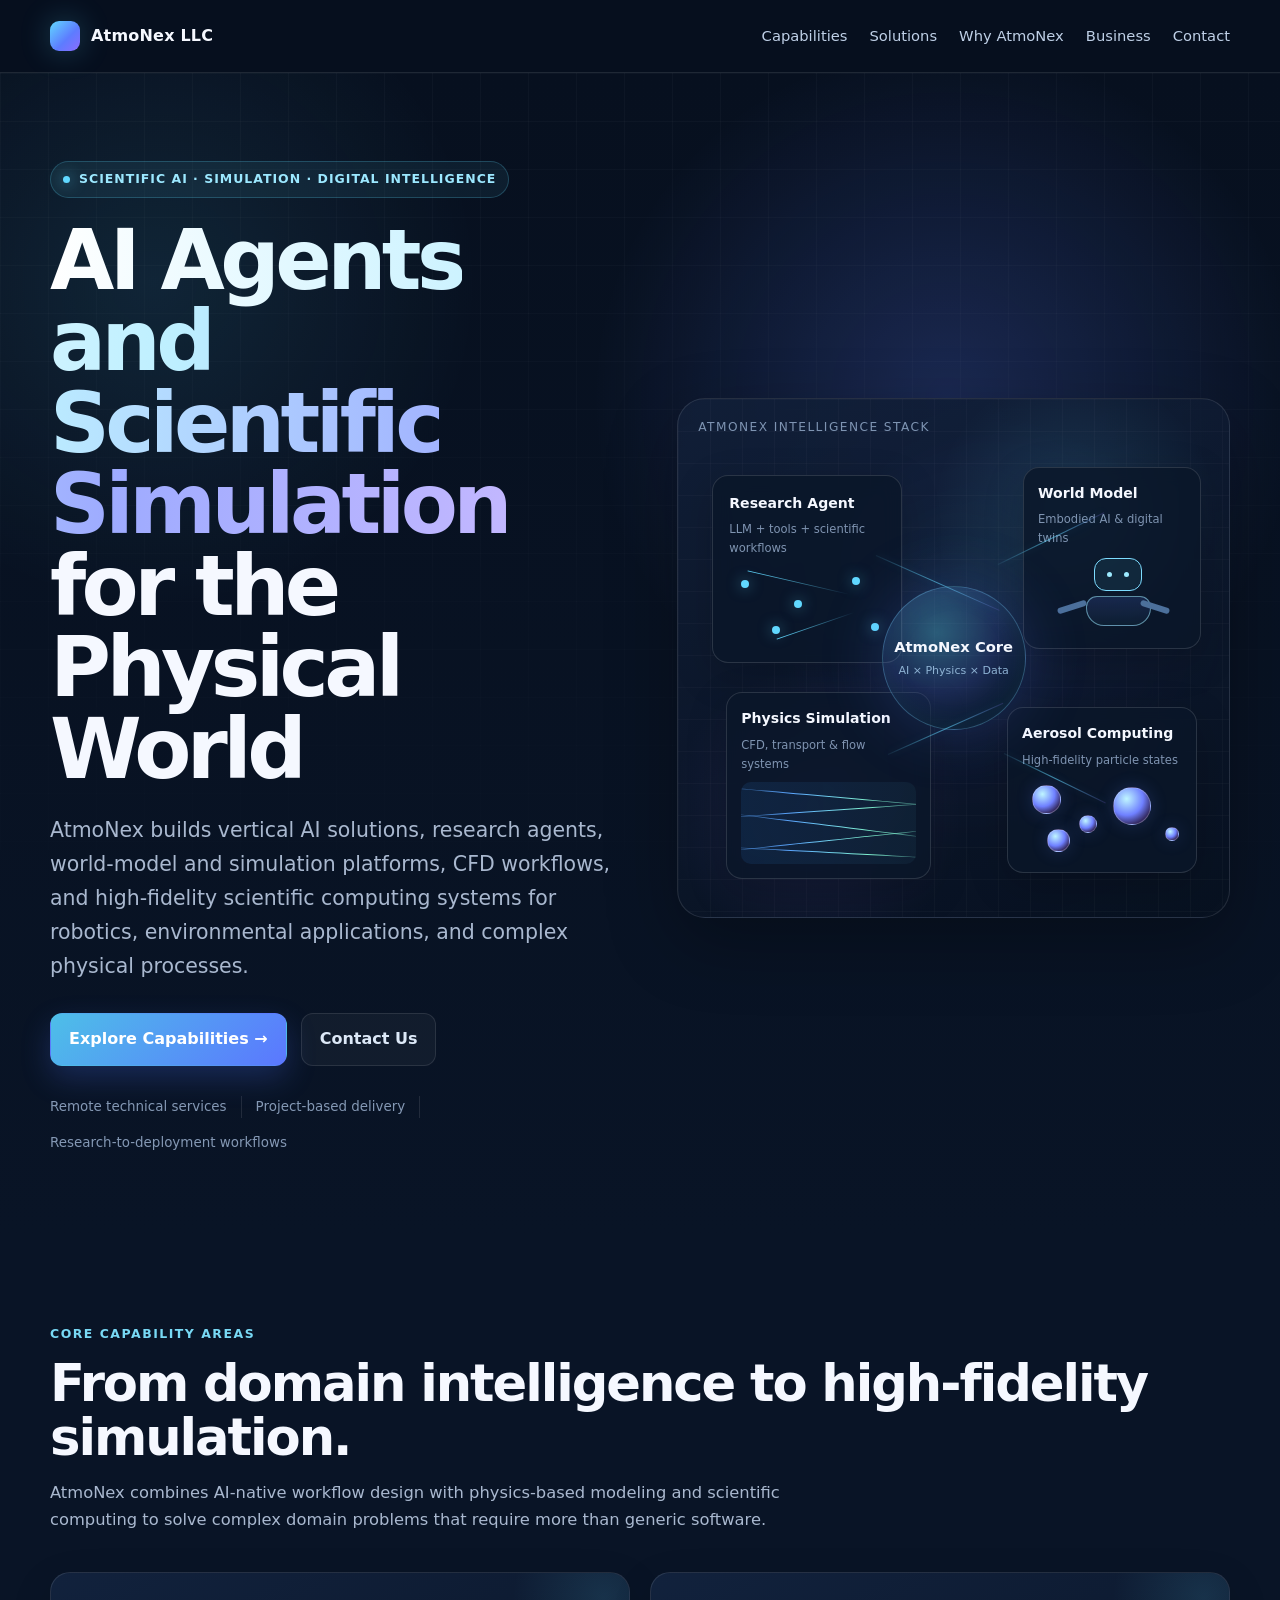
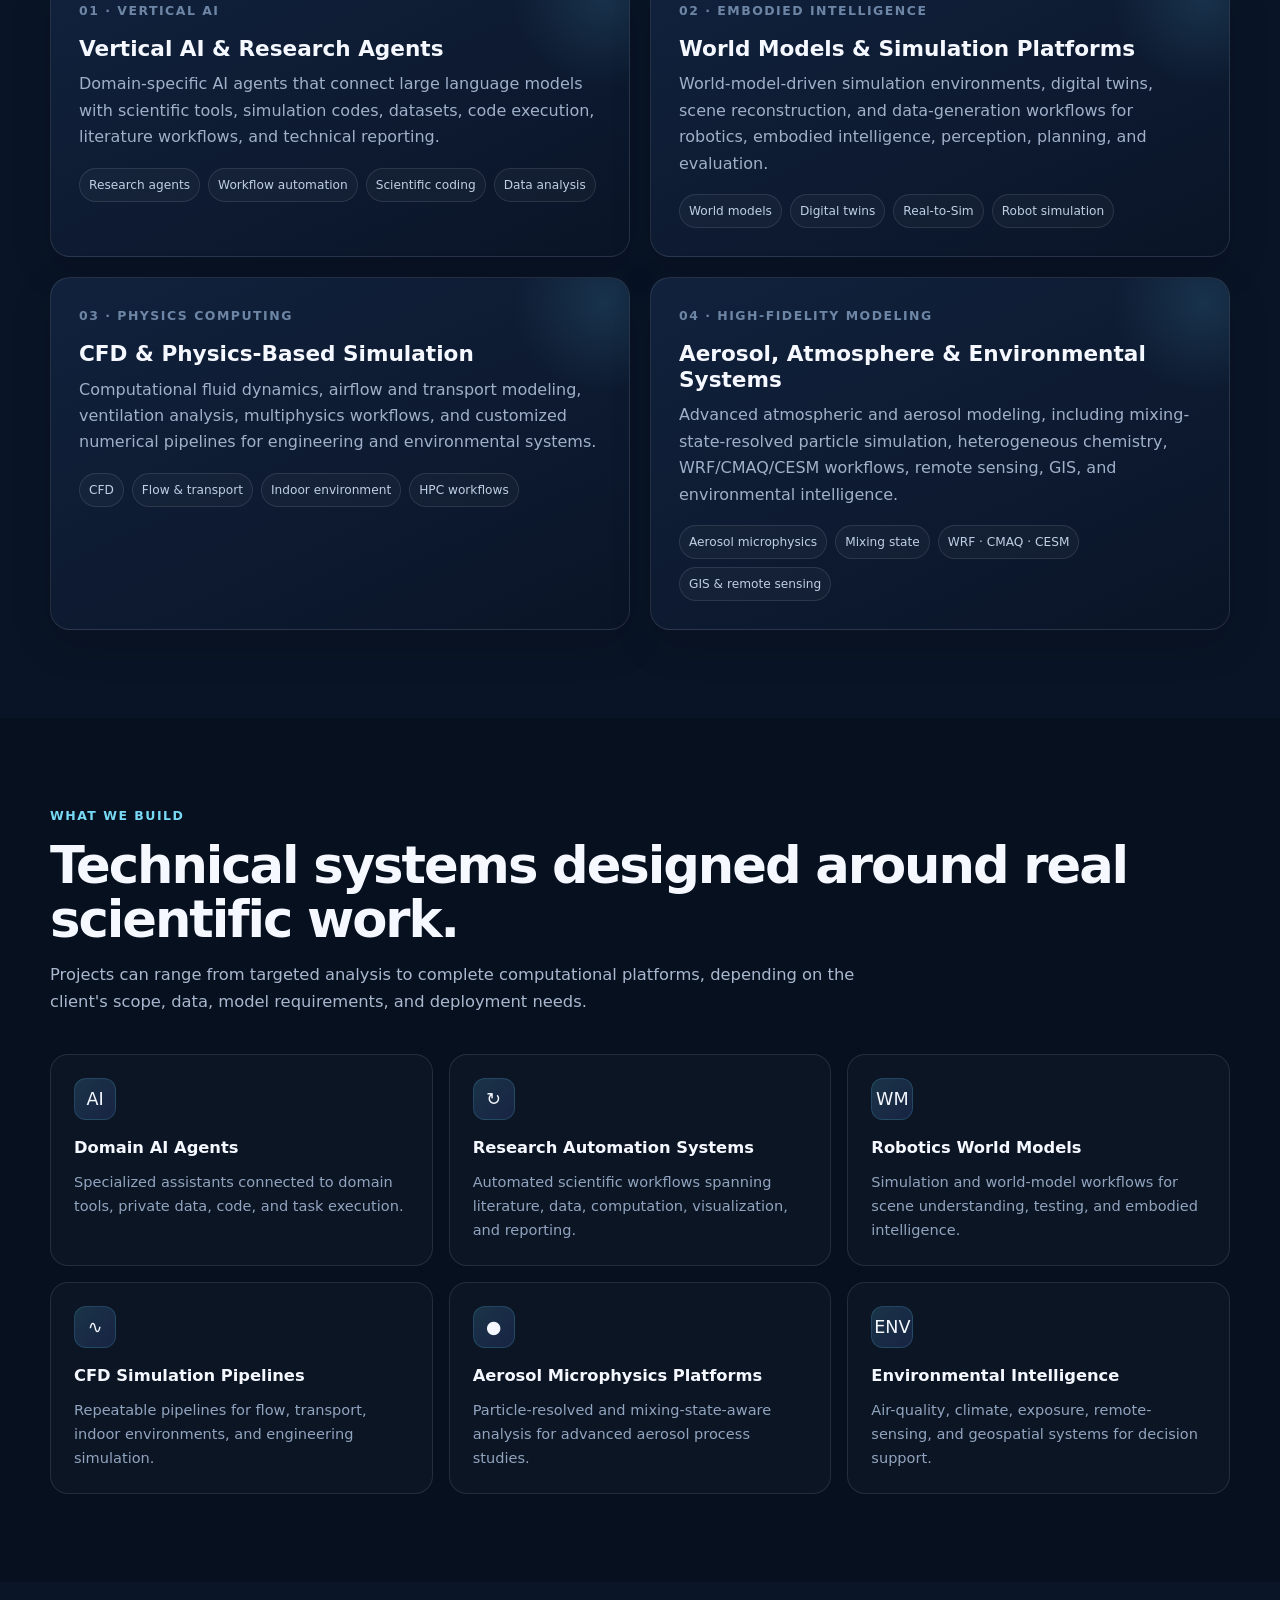
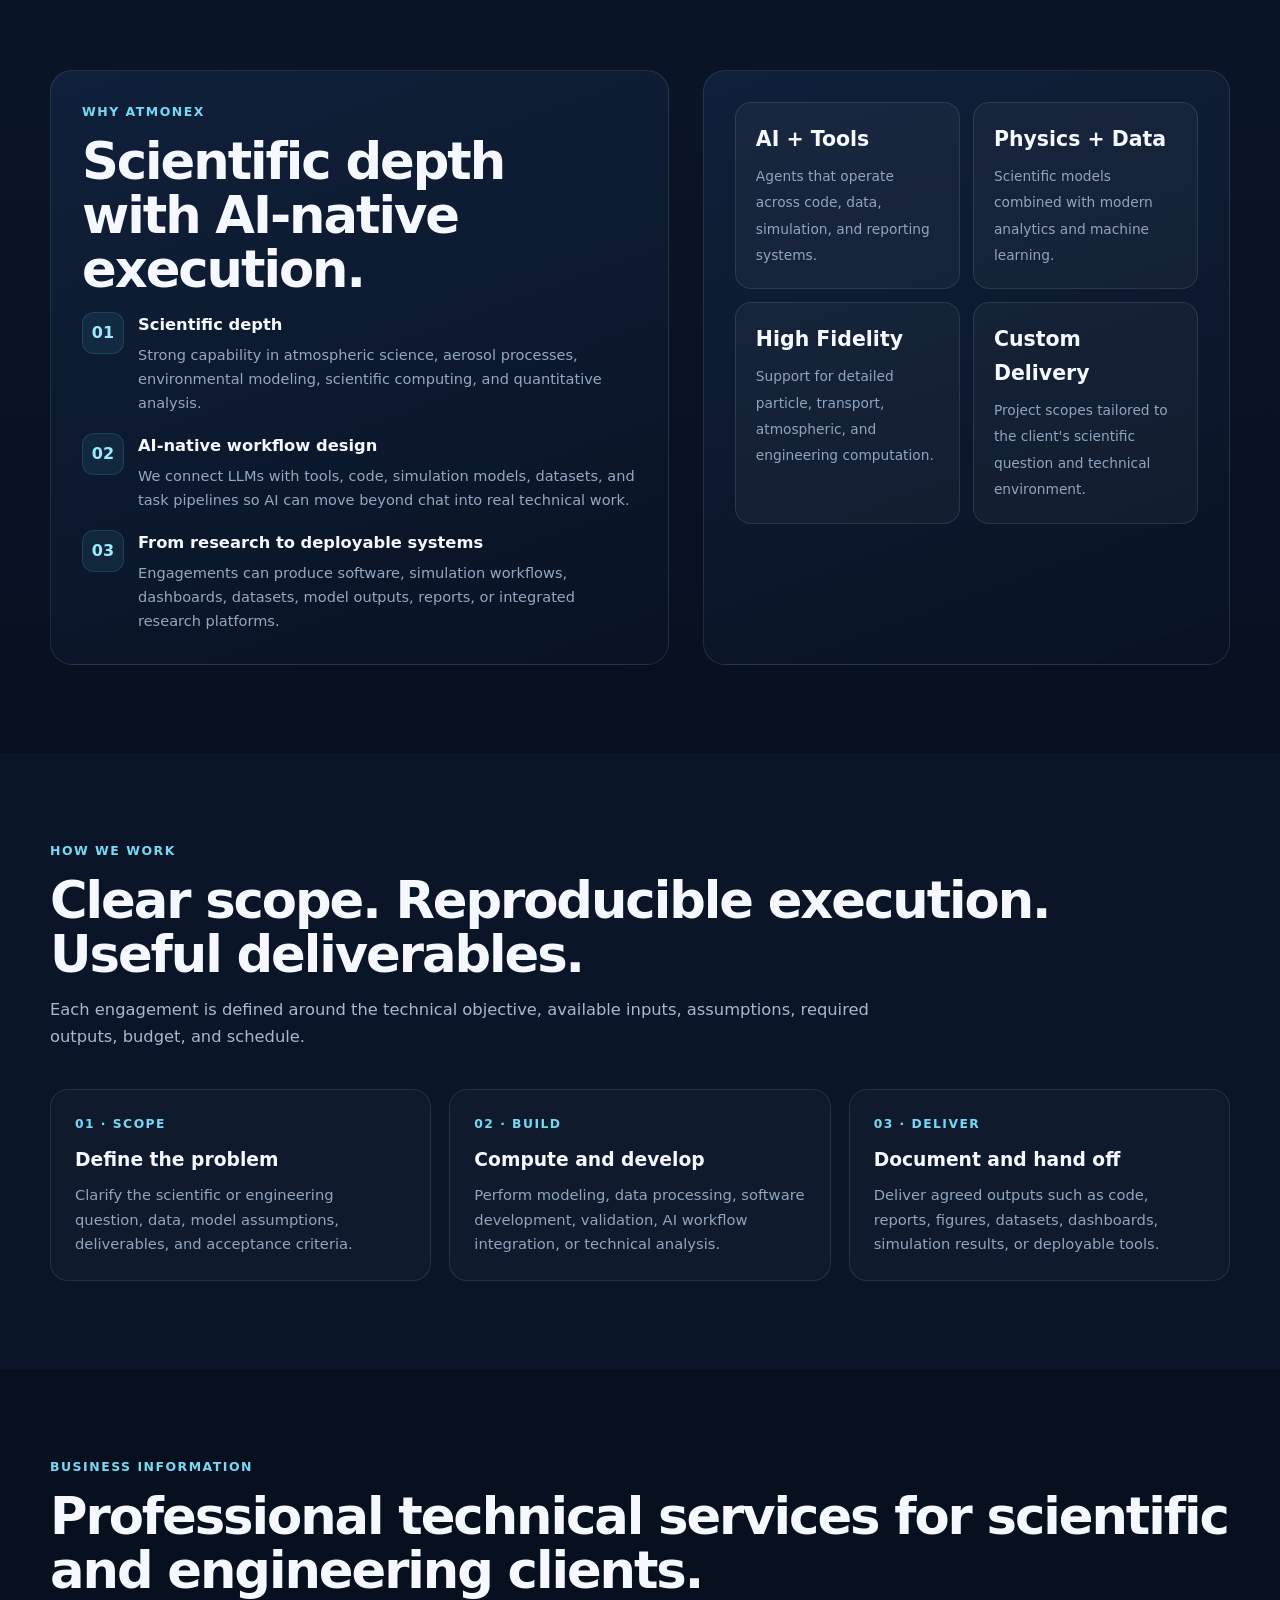
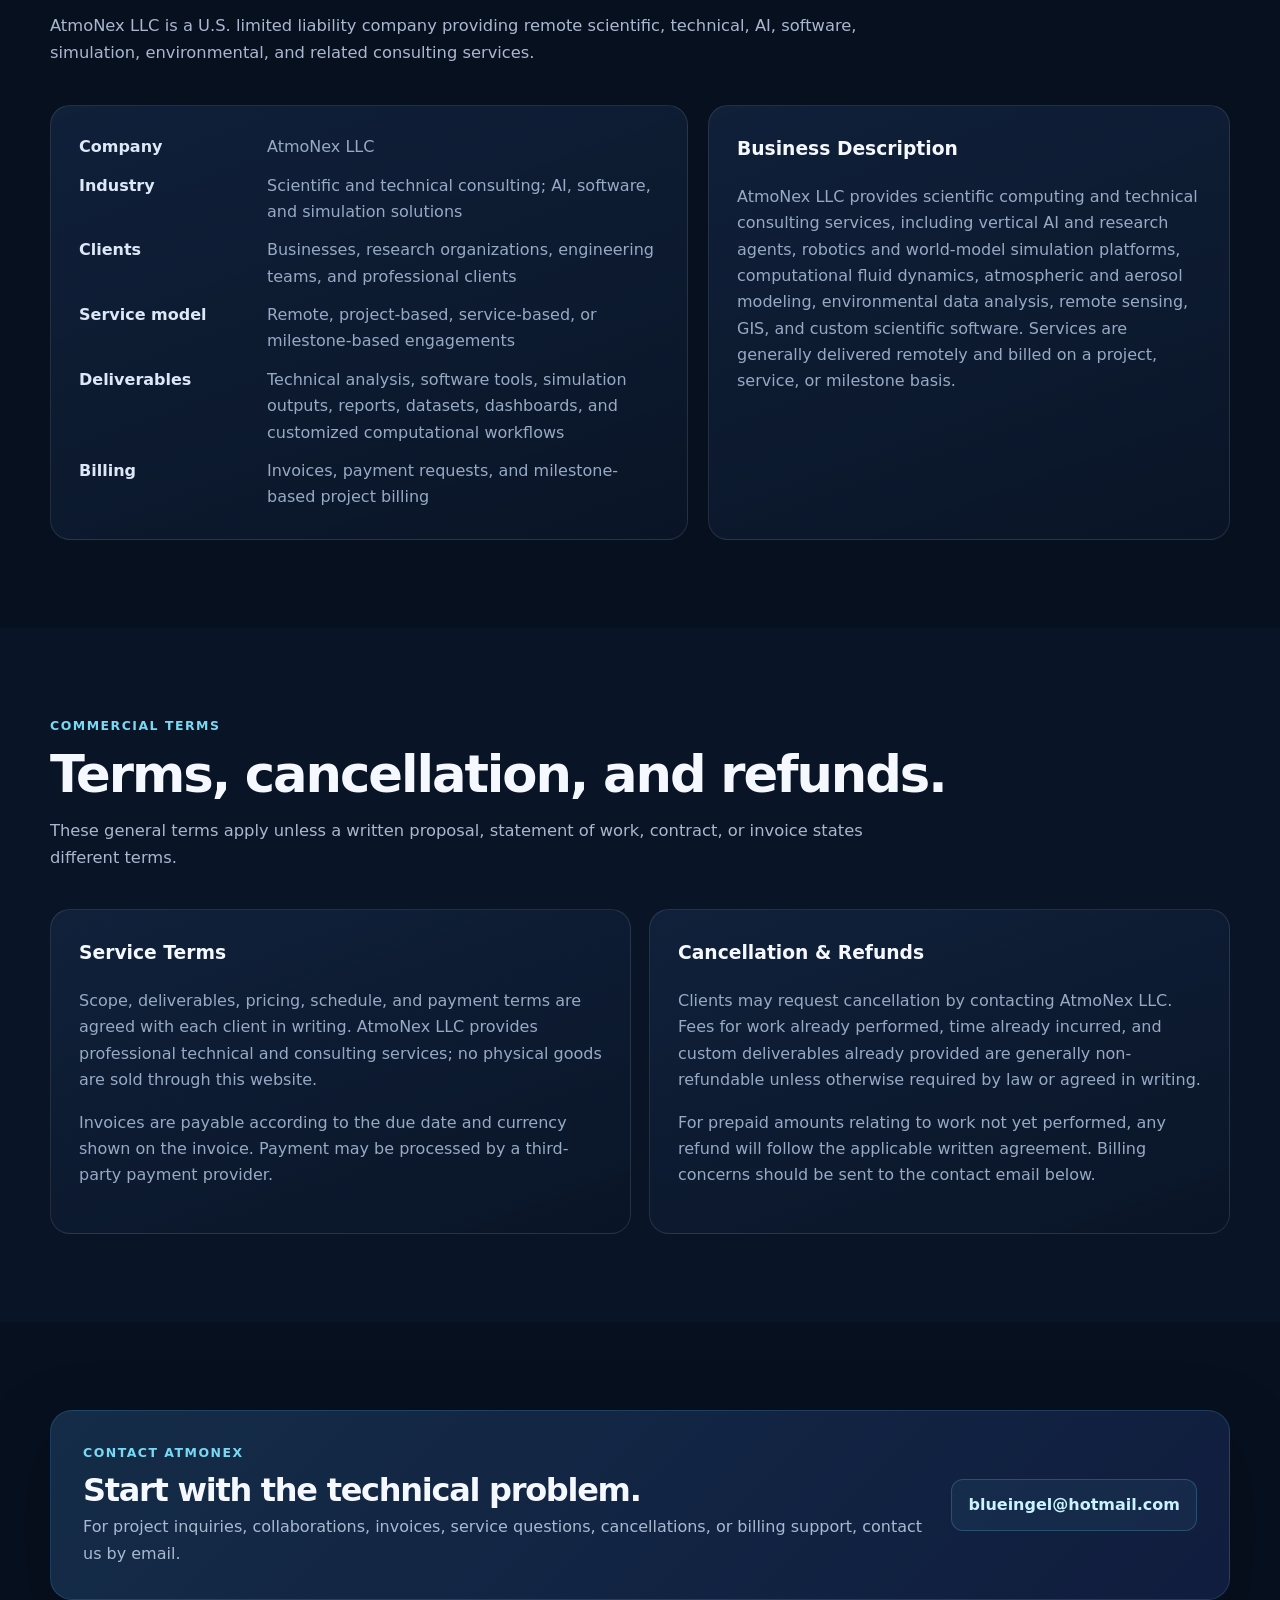
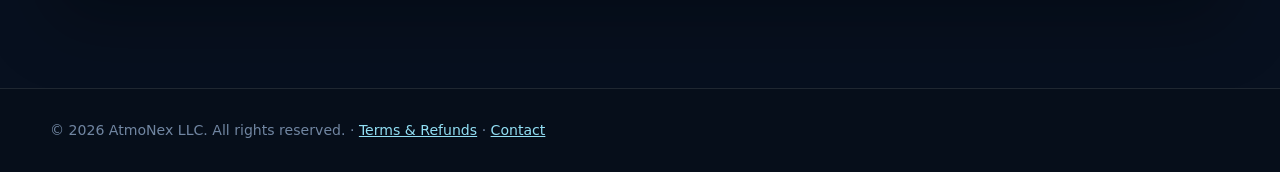
<file: index.html>
<!DOCTYPE html>
<html lang="en">
<head>
  <meta charset="utf-8" />
  <meta name="viewport" content="width=device-width, initial-scale=1" />
  <meta name="description" content="AtmoNex LLC builds vertical AI agents, scientific simulation platforms, CFD workflows, world-model systems, atmospheric and aerosol modeling solutions, and custom scientific software." />
  <title>AtmoNex LLC | AI Agents, Scientific Simulation & Digital Intelligence</title>
  <style>
    :root{
      --bg:#07101f;--bg2:#0b1628;--panel:#0e1b31;--panel2:#101f39;--text:#f5f8ff;--muted:#a9b8cf;
      --line:rgba(255,255,255,.10);--cyan:#61d8ff;--blue:#5d7cff;--violet:#8b6cff;--green:#7de2b8;
      --max:1180px;--shadow:0 24px 70px rgba(0,0,0,.28)
    }
    *{box-sizing:border-box}html{scroll-behavior:smooth}body{margin:0;font-family:Inter,ui-sans-serif,system-ui,-apple-system,BlinkMacSystemFont,"Segoe UI",sans-serif;color:var(--text);background:var(--bg);line-height:1.65;overflow-x:hidden}a{color:inherit}.wrap{width:min(var(--max),calc(100% - 40px));margin:0 auto}
    header{position:sticky;top:0;z-index:30;background:rgba(7,16,31,.82);backdrop-filter:blur(18px);border-bottom:1px solid var(--line)}.nav{min-height:72px;display:flex;align-items:center;justify-content:space-between;gap:24px}.brand{display:flex;align-items:center;gap:11px;font-weight:800;letter-spacing:.2px;text-decoration:none}.brandmark{width:30px;height:30px;border-radius:9px;background:linear-gradient(135deg,var(--cyan),var(--blue) 58%,var(--violet));box-shadow:0 0 30px rgba(97,216,255,.25)}.navlinks{display:flex;gap:22px;flex-wrap:wrap}.navlinks a{color:#bfd0e7;text-decoration:none;font-size:.92rem}.navlinks a:hover{color:#fff}
    .hero{position:relative;isolation:isolate;min-height:760px;display:flex;align-items:center;padding:88px 0 82px;background:radial-gradient(circle at 74% 28%,rgba(93,124,255,.22),transparent 28%),radial-gradient(circle at 12% 18%,rgba(97,216,255,.10),transparent 22%),linear-gradient(180deg,#07101f 0%,#091426 100%)}.hero:before{content:"";position:absolute;inset:0;z-index:-2;background-image:linear-gradient(rgba(255,255,255,.028) 1px,transparent 1px),linear-gradient(90deg,rgba(255,255,255,.028) 1px,transparent 1px);background-size:48px 48px;mask-image:linear-gradient(to bottom,#000,transparent 85%)}.hero-grid{display:grid;grid-template-columns:1.02fr .98fr;gap:52px;align-items:center}.eyebrow{display:inline-flex;align-items:center;gap:9px;padding:7px 12px;border:1px solid rgba(97,216,255,.22);border-radius:999px;background:rgba(97,216,255,.07);color:#9ce8ff;font-weight:750;font-size:.78rem;letter-spacing:.08em;text-transform:uppercase}.eyebrow i{width:7px;height:7px;border-radius:50%;background:var(--cyan);box-shadow:0 0 16px var(--cyan)}h1{font-size:clamp(3rem,6.5vw,5.5rem);line-height:.98;letter-spacing:-.055em;margin:22px 0 24px;max-width:740px}.gradient-text{background:linear-gradient(90deg,#fff 0%,#bdefff 38%,#9eabff 72%,#c2b7ff 100%);-webkit-background-clip:text;background-clip:text;color:transparent}.lead{font-size:clamp(1.06rem,2vw,1.28rem);color:var(--muted);max-width:680px;margin:0}.cta-row{display:flex;gap:14px;flex-wrap:wrap;margin-top:30px}.btn{display:inline-flex;align-items:center;justify-content:center;gap:9px;padding:12px 18px;border-radius:12px;text-decoration:none;font-weight:750;border:1px solid var(--line)}.btn-primary{background:linear-gradient(135deg,#4dbfe8,#5b77ff);color:#fff;border-color:transparent;box-shadow:0 12px 30px rgba(79,118,255,.23)}.btn-secondary{background:rgba(255,255,255,.04);color:#dce8f7}.trustline{display:flex;gap:14px;flex-wrap:wrap;margin-top:30px;color:#8498b4;font-size:.84rem}.trustline span{padding-right:14px;border-right:1px solid var(--line)}.trustline span:last-child{border-right:0}
    .hero-visual{position:relative;min-height:520px}.orb{position:absolute;width:420px;height:420px;border-radius:50%;right:2%;top:8%;background:radial-gradient(circle at 38% 35%,rgba(97,216,255,.48),rgba(93,124,255,.20) 28%,rgba(139,108,255,.10) 52%,transparent 70%);filter:blur(10px)}.visual-shell{position:relative;height:520px;border:1px solid rgba(255,255,255,.11);border-radius:28px;background:linear-gradient(160deg,rgba(17,31,56,.92),rgba(8,17,32,.78));box-shadow:var(--shadow);overflow:hidden}.visual-shell:before{content:"";position:absolute;inset:0;background:radial-gradient(circle at 72% 22%,rgba(97,216,255,.14),transparent 25%),radial-gradient(circle at 25% 80%,rgba(139,108,255,.12),transparent 25%)}.visual-grid{position:absolute;inset:0;background-image:linear-gradient(rgba(255,255,255,.025) 1px,transparent 1px),linear-gradient(90deg,rgba(255,255,255,.025) 1px,transparent 1px);background-size:32px 32px}.viz-label{position:absolute;top:18px;left:20px;font-size:.76rem;letter-spacing:.12em;text-transform:uppercase;color:#7e94b2}.node-card{position:absolute;border:1px solid rgba(255,255,255,.13);border-radius:16px;background:rgba(10,22,41,.82);backdrop-filter:blur(10px);box-shadow:0 12px 40px rgba(0,0,0,.18)}.node-card h4{margin:0 0 5px;font-size:.88rem}.node-card p{margin:0;color:#7f94b1;font-size:.72rem}.agent-card{left:34px;top:76px;width:190px;padding:16px}.robot-card{right:28px;top:68px;width:178px;padding:14px}.cfd-card{left:48px;bottom:38px;width:205px;padding:14px}.aero-card{right:32px;bottom:44px;width:190px;padding:14px}.center-core{position:absolute;left:50%;top:50%;width:144px;height:144px;transform:translate(-50%,-50%);border-radius:50%;display:grid;place-items:center;text-align:center;background:radial-gradient(circle at 38% 32%,rgba(97,216,255,.33),rgba(93,124,255,.17) 45%,rgba(12,28,51,.9) 72%);border:1px solid rgba(119,209,255,.32);box-shadow:0 0 65px rgba(93,124,255,.22),inset 0 0 28px rgba(97,216,255,.08)}.center-core strong{display:block;font-size:.92rem}.center-core span{display:block;color:#8fb3d4;font-size:.69rem;margin-top:2px}.wire{position:absolute;height:1px;transform-origin:left center;background:linear-gradient(90deg,rgba(97,216,255,.08),rgba(97,216,255,.6),rgba(139,108,255,.18));box-shadow:0 0 9px rgba(97,216,255,.18)}.w1{left:198px;top:156px;width:135px;transform:rotate(24deg)}.w2{left:320px;top:165px;width:118px;transform:rotate(-26deg)}.w3{left:210px;top:355px;width:126px;transform:rotate(-24deg)}.w4{left:326px;top:354px;width:113px;transform:rotate(26deg)}
    .mini-network{height:78px;margin-top:10px;position:relative}.mini-network span{position:absolute;width:8px;height:8px;border-radius:50%;background:var(--cyan);box-shadow:0 0 14px rgba(97,216,255,.5)}.mini-network span:nth-child(1){left:12px;top:12px}.mini-network span:nth-child(2){left:65px;top:32px}.mini-network span:nth-child(3){left:123px;top:9px}.mini-network span:nth-child(4){left:142px;top:55px}.mini-network span:nth-child(5){left:43px;top:58px}.mini-network:before,.mini-network:after{content:"";position:absolute;left:17px;top:17px;width:130px;height:1px;background:linear-gradient(90deg,var(--cyan),transparent 80%);transform:rotate(13deg)}.mini-network:after{left:45px;top:54px;width:102px;transform:rotate(-19deg)}
    .robot-icon{height:80px;margin-top:6px;position:relative}.robot-icon .head{position:absolute;left:56px;top:4px;width:48px;height:33px;border:1px solid #7ddcff;border-radius:12px;background:rgba(97,216,255,.08)}.robot-icon .head:before,.robot-icon .head:after{content:"";position:absolute;width:5px;height:5px;border-radius:50%;background:#9deaff;top:13px}.robot-icon .head:before{left:12px}.robot-icon .head:after{right:12px}.robot-icon .body{position:absolute;left:48px;top:42px;width:65px;height:30px;border:1px solid rgba(157,234,255,.55);border-radius:11px 11px 18px 18px;background:linear-gradient(180deg,rgba(93,124,255,.16),rgba(97,216,255,.04))}.robot-icon .arm{position:absolute;width:30px;height:6px;border-radius:6px;background:#4c709b;top:50px}.robot-icon .left{left:19px;transform:rotate(-18deg)}.robot-icon .right{right:16px;transform:rotate(18deg)}
    .flow{height:82px;margin-top:8px;position:relative;overflow:hidden;border-radius:10px;background:linear-gradient(90deg,rgba(33,95,165,.18),rgba(97,216,255,.05))}.flow i{position:absolute;left:-15%;width:130%;height:1px;background:linear-gradient(90deg,transparent,#5ba6ff,#7ff0d0,transparent);border-radius:50%}.flow i:nth-child(1){top:14px;transform:rotate(5deg)}.flow i:nth-child(2){top:28px;transform:rotate(-4deg)}.flow i:nth-child(3){top:43px;transform:rotate(7deg)}.flow i:nth-child(4){top:58px;transform:rotate(-6deg)}.flow i:nth-child(5){top:70px;transform:rotate(3deg)}
    .particles{height:82px;margin-top:6px;position:relative}.particles b{position:absolute;border-radius:50%;border:1px solid rgba(255,255,255,.24);background:radial-gradient(circle at 35% 30%,#bff6ff,#6f80ff 48%,#352b63 76%);box-shadow:0 0 18px rgba(93,124,255,.2)}.particles b:nth-child(1){width:29px;height:29px;left:10px;top:9px}.particles b:nth-child(2){width:18px;height:18px;left:57px;top:39px}.particles b:nth-child(3){width:38px;height:38px;left:91px;top:11px}.particles b:nth-child(4){width:14px;height:14px;left:143px;top:51px}.particles b:nth-child(5){width:23px;height:23px;left:25px;top:53px}
    section{padding:88px 0}.section-kicker{font-size:.78rem;text-transform:uppercase;letter-spacing:.12em;color:#78d9f5;font-weight:800;margin-bottom:11px}h2{font-size:clamp(2rem,4.6vw,3.2rem);letter-spacing:-.04em;line-height:1.06;margin:0 0 16px}.section-intro{color:var(--muted);max-width:820px;margin:0 0 38px;font-size:1.02rem}.subtle{background:#091426}.cap-grid{display:grid;grid-template-columns:repeat(2,1fr);gap:20px}.cap-card{position:relative;overflow:hidden;min-height:275px;padding:28px;border:1px solid var(--line);border-radius:20px;background:linear-gradient(155deg,rgba(18,35,62,.96),rgba(10,21,39,.96));box-shadow:0 14px 42px rgba(0,0,0,.13)}.cap-card:before{content:"";position:absolute;right:-70px;top:-70px;width:190px;height:190px;border-radius:50%;background:radial-gradient(circle,rgba(97,216,255,.12),transparent 68%)}.cap-no{color:#6e86a6;font-weight:800;font-size:.78rem;letter-spacing:.12em}.cap-card h3{font-size:1.35rem;line-height:1.2;margin:14px 0 10px}.cap-card p{color:#9fb0c8;margin:0 0 17px}.tags{display:flex;gap:8px;flex-wrap:wrap}.tag{font-size:.76rem;padding:6px 9px;border:1px solid rgba(255,255,255,.10);border-radius:999px;color:#bfd0e4;background:rgba(255,255,255,.03)}
    .build-grid{display:grid;grid-template-columns:repeat(3,1fr);gap:16px}.build-card{padding:23px;border-radius:18px;border:1px solid var(--line);background:rgba(255,255,255,.025)}.build-icon{width:42px;height:42px;border-radius:12px;display:grid;place-items:center;background:linear-gradient(135deg,rgba(97,216,255,.16),rgba(93,124,255,.15));border:1px solid rgba(97,216,255,.16);margin-bottom:15px;font-size:1.1rem}.build-card h3{margin:0 0 8px;font-size:1.02rem}.build-card p{margin:0;color:#91a4bf;font-size:.91rem}
    .why{background:linear-gradient(180deg,#0a1527 0%,#07101f 100%)}.why-grid{display:grid;grid-template-columns:1.08fr .92fr;gap:34px;align-items:stretch}.why-panel{padding:31px;border:1px solid var(--line);border-radius:22px;background:linear-gradient(160deg,rgba(18,35,62,.86),rgba(9,19,35,.95))}.why-list{display:grid;gap:18px}.why-item{display:grid;grid-template-columns:42px 1fr;gap:14px;align-items:start}.why-item span{width:42px;height:42px;border-radius:12px;display:grid;place-items:center;background:rgba(97,216,255,.08);border:1px solid rgba(97,216,255,.15);color:#9deaff;font-weight:800}.why-item h3{margin:0 0 4px;font-size:1.02rem}.why-item p{margin:0;color:#94a8c2;font-size:.91rem}.metric-grid{display:grid;grid-template-columns:1fr 1fr;gap:13px}.metric{min-height:132px;padding:20px;border-radius:16px;background:rgba(255,255,255,.035);border:1px solid var(--line)}.metric strong{display:block;font-size:1.28rem;margin-bottom:6px}.metric span{color:#8fa5bf;font-size:.86rem}
    .process{background:#0a1527}.steps{display:grid;grid-template-columns:repeat(3,1fr);gap:18px}.step{padding:24px;border:1px solid var(--line);border-radius:18px;background:rgba(255,255,255,.025)}.step-num{font-size:.77rem;color:#75d9f5;font-weight:800;letter-spacing:.12em}.step h3{margin:11px 0 7px}.step p{margin:0;color:#91a5bf;font-size:.92rem}
    .business-grid{display:grid;grid-template-columns:1.1fr .9fr;gap:20px}.box{background:linear-gradient(160deg,rgba(18,35,62,.88),rgba(10,21,39,.96));border:1px solid var(--line);border-radius:20px;padding:28px}.box dl{display:grid;grid-template-columns:170px 1fr;gap:12px 18px;margin:0}.box dt{font-weight:800;color:#dce8f7}.box dd{margin:0;color:#96aac4}.legal-grid{display:grid;grid-template-columns:1fr 1fr;gap:18px}.legal-grid h3{margin-top:0}.legal-grid p{color:#96aac4}.contact-card{display:flex;align-items:center;justify-content:space-between;gap:24px;padding:32px;border:1px solid rgba(97,216,255,.16);border-radius:22px;background:linear-gradient(135deg,rgba(23,48,78,.88),rgba(19,31,67,.86));box-shadow:var(--shadow)}.contact-card p{margin:4px 0 0;color:#a8bad0}.contact-email{white-space:nowrap;text-decoration:none;font-weight:800;color:#c9f4ff;padding:12px 16px;border-radius:12px;border:1px solid rgba(97,216,255,.22);background:rgba(97,216,255,.06)}
    footer{border-top:1px solid var(--line);padding:30px 0;color:#7186a2;font-size:.88rem;background:#060e1a}footer a{color:#92dff4}
    @media(max-width:980px){.hero-grid,.why-grid,.business-grid{grid-template-columns:1fr}.hero{min-height:auto}.hero-visual{min-height:500px}.visual-shell{height:500px}.build-grid{grid-template-columns:repeat(2,1fr)}}
    @media(max-width:760px){.nav{padding:16px 0;align-items:flex-start;flex-direction:column}.navlinks{gap:12px 16px}.hero{padding-top:60px}.cap-grid,.build-grid,.steps,.legal-grid,.metric-grid{grid-template-columns:1fr}.hero-visual{min-height:430px}.visual-shell{height:430px}.agent-card{left:18px;top:62px;width:155px}.robot-card{right:18px;top:60px;width:145px}.cfd-card{left:20px;bottom:28px;width:160px}.aero-card{right:18px;bottom:30px;width:150px}.center-core{width:110px;height:110px}.wire{display:none}.node-card p{display:none}.mini-network,.robot-icon,.flow,.particles{transform:scale(.82);transform-origin:left top}.box dl{grid-template-columns:1fr;gap:4px}.box dd{margin-bottom:12px}.contact-card{align-items:flex-start;flex-direction:column}.contact-email{white-space:normal}}
  </style>
</head>
<body>
<header>
  <div class="wrap nav">
    <a class="brand" href="#top"><span class="brandmark"></span><span>AtmoNex LLC</span></a>
    <nav class="navlinks" aria-label="Primary navigation">
      <a href="#capabilities">Capabilities</a><a href="#solutions">Solutions</a><a href="#why">Why AtmoNex</a><a href="#business">Business</a><a href="#contact">Contact</a>
    </nav>
  </div>
</header>

<main id="top">
  <section class="hero">
    <div class="wrap hero-grid">
      <div>
        <div class="eyebrow"><i></i> Scientific AI · Simulation · Digital Intelligence</div>
        <h1><span class="gradient-text">AI Agents and Scientific Simulation</span> for the Physical World</h1>
        <p class="lead">AtmoNex builds vertical AI solutions, research agents, world-model and simulation platforms, CFD workflows, and high-fidelity scientific computing systems for robotics, environmental applications, and complex physical processes.</p>
        <div class="cta-row">
          <a class="btn btn-primary" href="#capabilities">Explore Capabilities →</a>
          <a class="btn btn-secondary" href="mailto:blueingel@hotmail.com">Contact Us</a>
        </div>
        <div class="trustline"><span>Remote technical services</span><span>Project-based delivery</span><span>Research-to-deployment workflows</span></div>
      </div>

      <div class="hero-visual" aria-label="Scientific AI and simulation illustration">
        <div class="orb"></div>
        <div class="visual-shell">
          <div class="visual-grid"></div><div class="viz-label">AtmoNex Intelligence Stack</div>
          <div class="node-card agent-card"><h4>Research Agent</h4><p>LLM + tools + scientific workflows</p><div class="mini-network"><span></span><span></span><span></span><span></span><span></span></div></div>
          <div class="node-card robot-card"><h4>World Model</h4><p>Embodied AI & digital twins</p><div class="robot-icon"><div class="head"></div><div class="body"></div><div class="arm left"></div><div class="arm right"></div></div></div>
          <div class="node-card cfd-card"><h4>Physics Simulation</h4><p>CFD, transport & flow systems</p><div class="flow"><i></i><i></i><i></i><i></i><i></i></div></div>
          <div class="node-card aero-card"><h4>Aerosol Computing</h4><p>High-fidelity particle states</p><div class="particles"><b></b><b></b><b></b><b></b><b></b></div></div>
          <div class="center-core"><div><strong>AtmoNex Core</strong><span>AI × Physics × Data</span></div></div>
          <i class="wire w1"></i><i class="wire w2"></i><i class="wire w3"></i><i class="wire w4"></i>
        </div>
      </div>
    </div>
  </section>

  <section id="capabilities" class="subtle">
    <div class="wrap">
      <div class="section-kicker">Core Capability Areas</div>
      <h2>From domain intelligence to high-fidelity simulation.</h2>
      <p class="section-intro">AtmoNex combines AI-native workflow design with physics-based modeling and scientific computing to solve complex domain problems that require more than generic software.</p>
      <div class="cap-grid">
        <article class="cap-card"><div class="cap-no">01 · VERTICAL AI</div><h3>Vertical AI & Research Agents</h3><p>Domain-specific AI agents that connect large language models with scientific tools, simulation codes, datasets, code execution, literature workflows, and technical reporting.</p><div class="tags"><span class="tag">Research agents</span><span class="tag">Workflow automation</span><span class="tag">Scientific coding</span><span class="tag">Data analysis</span></div></article>
        <article class="cap-card"><div class="cap-no">02 · EMBODIED INTELLIGENCE</div><h3>World Models & Simulation Platforms</h3><p>World-model-driven simulation environments, digital twins, scene reconstruction, and data-generation workflows for robotics, embodied intelligence, perception, planning, and evaluation.</p><div class="tags"><span class="tag">World models</span><span class="tag">Digital twins</span><span class="tag">Real-to-Sim</span><span class="tag">Robot simulation</span></div></article>
        <article class="cap-card"><div class="cap-no">03 · PHYSICS COMPUTING</div><h3>CFD & Physics-Based Simulation</h3><p>Computational fluid dynamics, airflow and transport modeling, ventilation analysis, multiphysics workflows, and customized numerical pipelines for engineering and environmental systems.</p><div class="tags"><span class="tag">CFD</span><span class="tag">Flow & transport</span><span class="tag">Indoor environment</span><span class="tag">HPC workflows</span></div></article>
        <article class="cap-card"><div class="cap-no">04 · HIGH-FIDELITY MODELING</div><h3>Aerosol, Atmosphere & Environmental Systems</h3><p>Advanced atmospheric and aerosol modeling, including mixing-state-resolved particle simulation, heterogeneous chemistry, WRF/CMAQ/CESM workflows, remote sensing, GIS, and environmental intelligence.</p><div class="tags"><span class="tag">Aerosol microphysics</span><span class="tag">Mixing state</span><span class="tag">WRF · CMAQ · CESM</span><span class="tag">GIS & remote sensing</span></div></article>
      </div>
    </div>
  </section>

  <section id="solutions">
    <div class="wrap">
      <div class="section-kicker">What We Build</div>
      <h2>Technical systems designed around real scientific work.</h2>
      <p class="section-intro">Projects can range from targeted analysis to complete computational platforms, depending on the client's scope, data, model requirements, and deployment needs.</p>
      <div class="build-grid">
        <article class="build-card"><div class="build-icon">AI</div><h3>Domain AI Agents</h3><p>Specialized assistants connected to domain tools, private data, code, and task execution.</p></article>
        <article class="build-card"><div class="build-icon">↻</div><h3>Research Automation Systems</h3><p>Automated scientific workflows spanning literature, data, computation, visualization, and reporting.</p></article>
        <article class="build-card"><div class="build-icon">WM</div><h3>Robotics World Models</h3><p>Simulation and world-model workflows for scene understanding, testing, and embodied intelligence.</p></article>
        <article class="build-card"><div class="build-icon">∿</div><h3>CFD Simulation Pipelines</h3><p>Repeatable pipelines for flow, transport, indoor environments, and engineering simulation.</p></article>
        <article class="build-card"><div class="build-icon">●</div><h3>Aerosol Microphysics Platforms</h3><p>Particle-resolved and mixing-state-aware analysis for advanced aerosol process studies.</p></article>
        <article class="build-card"><div class="build-icon">ENV</div><h3>Environmental Intelligence</h3><p>Air-quality, climate, exposure, remote-sensing, and geospatial systems for decision support.</p></article>
      </div>
    </div>
  </section>

  <section id="why" class="why">
    <div class="wrap why-grid">
      <div class="why-panel">
        <div class="section-kicker">Why AtmoNex</div>
        <h2>Scientific depth with AI-native execution.</h2>
        <div class="why-list">
          <div class="why-item"><span>01</span><div><h3>Scientific depth</h3><p>Strong capability in atmospheric science, aerosol processes, environmental modeling, scientific computing, and quantitative analysis.</p></div></div>
          <div class="why-item"><span>02</span><div><h3>AI-native workflow design</h3><p>We connect LLMs with tools, code, simulation models, datasets, and task pipelines so AI can move beyond chat into real technical work.</p></div></div>
          <div class="why-item"><span>03</span><div><h3>From research to deployable systems</h3><p>Engagements can produce software, simulation workflows, dashboards, datasets, model outputs, reports, or integrated research platforms.</p></div></div>
        </div>
      </div>
      <div class="why-panel">
        <div class="metric-grid">
          <div class="metric"><strong>AI + Tools</strong><span>Agents that operate across code, data, simulation, and reporting systems.</span></div>
          <div class="metric"><strong>Physics + Data</strong><span>Scientific models combined with modern analytics and machine learning.</span></div>
          <div class="metric"><strong>High Fidelity</strong><span>Support for detailed particle, transport, atmospheric, and engineering computation.</span></div>
          <div class="metric"><strong>Custom Delivery</strong><span>Project scopes tailored to the client's scientific question and technical environment.</span></div>
        </div>
      </div>
    </div>
  </section>

  <section class="process">
    <div class="wrap">
      <div class="section-kicker">How We Work</div>
      <h2>Clear scope. Reproducible execution. Useful deliverables.</h2>
      <p class="section-intro">Each engagement is defined around the technical objective, available inputs, assumptions, required outputs, budget, and schedule.</p>
      <div class="steps">
        <div class="step"><div class="step-num">01 · SCOPE</div><h3>Define the problem</h3><p>Clarify the scientific or engineering question, data, model assumptions, deliverables, and acceptance criteria.</p></div>
        <div class="step"><div class="step-num">02 · BUILD</div><h3>Compute and develop</h3><p>Perform modeling, data processing, software development, validation, AI workflow integration, or technical analysis.</p></div>
        <div class="step"><div class="step-num">03 · DELIVER</div><h3>Document and hand off</h3><p>Deliver agreed outputs such as code, reports, figures, datasets, dashboards, simulation results, or deployable tools.</p></div>
      </div>
    </div>
  </section>

  <section id="business">
    <div class="wrap">
      <div class="section-kicker">Business Information</div>
      <h2>Professional technical services for scientific and engineering clients.</h2>
      <p class="section-intro">AtmoNex LLC is a U.S. limited liability company providing remote scientific, technical, AI, software, simulation, environmental, and related consulting services.</p>
      <div class="business-grid">
        <div class="box">
          <dl>
            <dt>Company</dt><dd>AtmoNex LLC</dd>
            <dt>Industry</dt><dd>Scientific and technical consulting; AI, software, and simulation solutions</dd>
            <dt>Clients</dt><dd>Businesses, research organizations, engineering teams, and professional clients</dd>
            <dt>Service model</dt><dd>Remote, project-based, service-based, or milestone-based engagements</dd>
            <dt>Deliverables</dt><dd>Technical analysis, software tools, simulation outputs, reports, datasets, dashboards, and customized computational workflows</dd>
            <dt>Billing</dt><dd>Invoices, payment requests, and milestone-based project billing</dd>
          </dl>
        </div>
        <div class="box">
          <h3 style="margin-top:0">Business Description</h3>
          <p style="color:#96aac4;margin-bottom:0">AtmoNex LLC provides scientific computing and technical consulting services, including vertical AI and research agents, robotics and world-model simulation platforms, computational fluid dynamics, atmospheric and aerosol modeling, environmental data analysis, remote sensing, GIS, and custom scientific software. Services are generally delivered remotely and billed on a project, service, or milestone basis.</p>
        </div>
      </div>
    </div>
  </section>

  <section id="terms" class="subtle">
    <div class="wrap">
      <div class="section-kicker">Commercial Terms</div>
      <h2>Terms, cancellation, and refunds.</h2>
      <p class="section-intro">These general terms apply unless a written proposal, statement of work, contract, or invoice states different terms.</p>
      <div class="legal-grid">
        <div class="box"><h3>Service Terms</h3><p>Scope, deliverables, pricing, schedule, and payment terms are agreed with each client in writing. AtmoNex LLC provides professional technical and consulting services; no physical goods are sold through this website.</p><p>Invoices are payable according to the due date and currency shown on the invoice. Payment may be processed by a third-party payment provider.</p></div>
        <div class="box"><h3>Cancellation & Refunds</h3><p>Clients may request cancellation by contacting AtmoNex LLC. Fees for work already performed, time already incurred, and custom deliverables already provided are generally non-refundable unless otherwise required by law or agreed in writing.</p><p>For prepaid amounts relating to work not yet performed, any refund will follow the applicable written agreement. Billing concerns should be sent to the contact email below.</p></div>
      </div>
    </div>
  </section>

  <section id="contact">
    <div class="wrap">
      <div class="contact-card">
        <div><div class="section-kicker">Contact AtmoNex</div><h2 style="font-size:2rem;margin-bottom:6px">Start with the technical problem.</h2><p>For project inquiries, collaborations, invoices, service questions, cancellations, or billing support, contact us by email.</p></div>
        <a class="contact-email" href="mailto:blueingel@hotmail.com">blueingel@hotmail.com</a>
      </div>
    </div>
  </section>
</main>

<footer><div class="wrap">© 2026 AtmoNex LLC. All rights reserved. · <a href="#terms">Terms & Refunds</a> · <a href="mailto:blueingel@hotmail.com">Contact</a></div></footer>
</body>
</html>
</file>
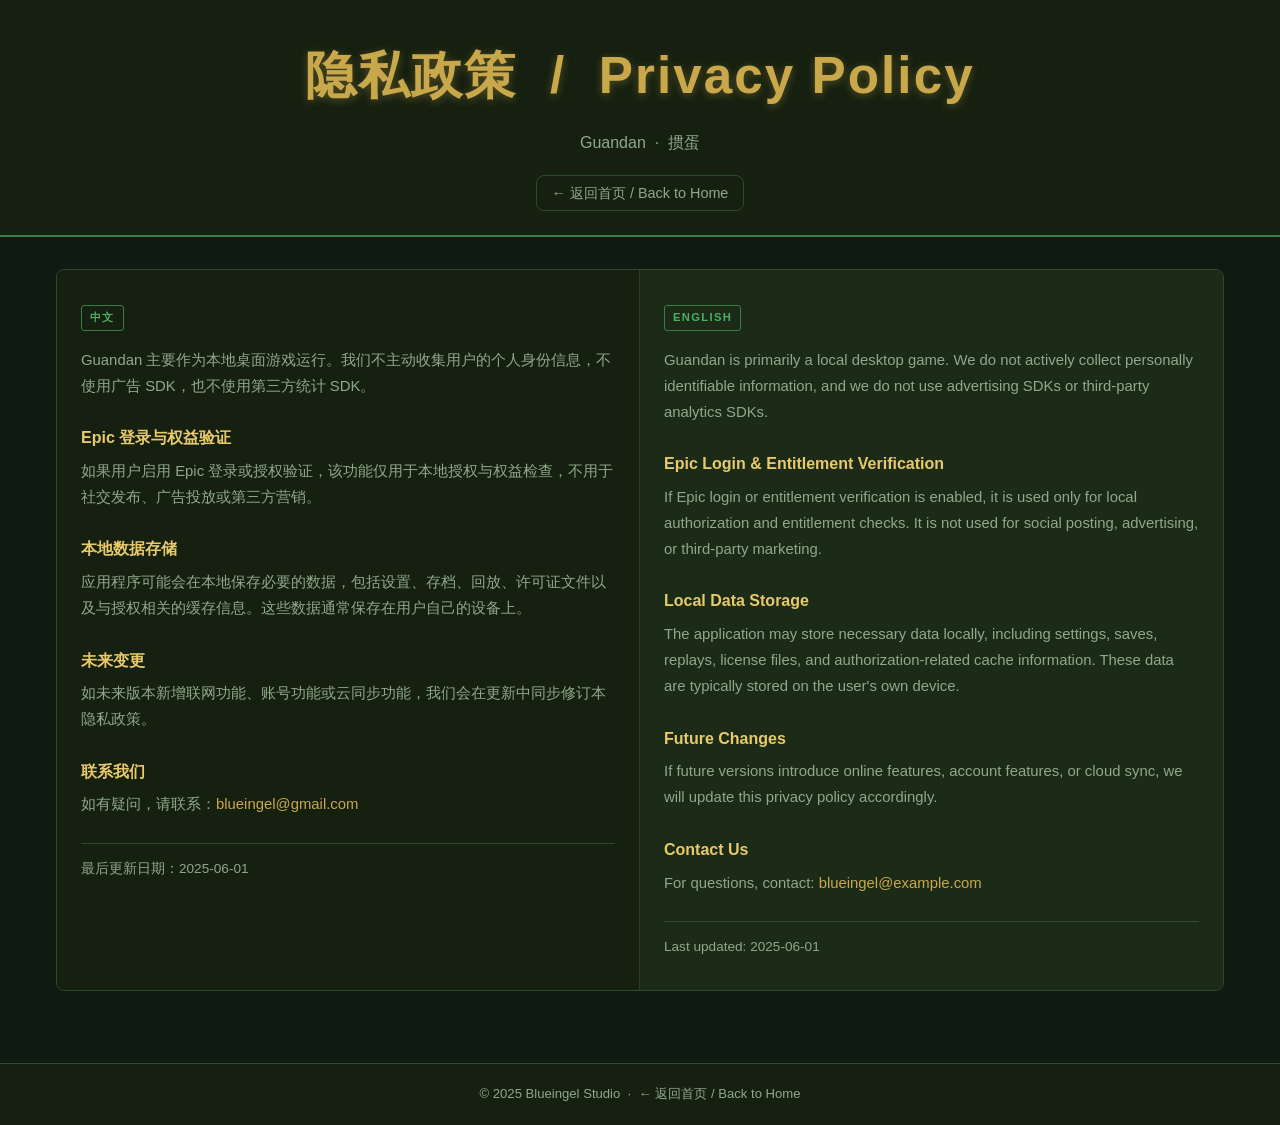
<file: privacy.html>
<!DOCTYPE html>
<html lang="zh-CN">
<head>
  <meta charset="UTF-8" />
  <meta name="viewport" content="width=device-width, initial-scale=1.0" />
  <meta name="description" content="Guandan 掼蛋隐私政策 – Privacy Policy for the Guandan desktop game." />
  <title>隐私政策 / Privacy Policy – Guandan</title>
  <link rel="stylesheet" href="styles.css" />
  <link rel="icon" type="image/svg+xml" href="favicon.svg" />
</head>
<body>

  <!-- ── Site Header ──────────────────────────────────────── -->
  <header class="site-header">
    <div class="game-title">隐私政策 &nbsp;/&nbsp; Privacy Policy</div>
    <p class="game-subtitle">Guandan &nbsp;·&nbsp; 掼蛋</p>
    <nav>
      <a href="index.html">← 返回首页 / Back to Home</a>
    </nav>
  </header>

  <!-- ── Main two-column content ──────────────────────────── -->
  <main class="main-wrapper">
    <div class="bilingual-grid">

      <!-- ══ LEFT – Chinese ══════════════════════════════════ -->
      <div class="col-zh">
        <span class="col-lang-label">中文</span>

        <div class="privacy-section">
          <p>
            Guandan 主要作为本地桌面游戏运行。我们不主动收集用户的个人身份信息，不使用广告 SDK，也不使用第三方统计 SDK。
          </p>
        </div>

        <div class="privacy-section">
          <h3>Epic 登录与权益验证</h3>
          <p>
            如果用户启用 Epic 登录或授权验证，该功能仅用于本地授权与权益检查，不用于社交发布、广告投放或第三方营销。
          </p>
        </div>

        <div class="privacy-section">
          <h3>本地数据存储</h3>
          <p>
            应用程序可能会在本地保存必要的数据，包括设置、存档、回放、许可证文件以及与授权相关的缓存信息。这些数据通常保存在用户自己的设备上。
          </p>
        </div>

        <div class="privacy-section">
          <h3>未来变更</h3>
          <p>
            如未来版本新增联网功能、账号功能或云同步功能，我们会在更新中同步修订本隐私政策。
          </p>
        </div>

        <div class="privacy-section">
          <h3>联系我们</h3>
          <p>
            如有疑问，请联系：<a href="mailto:blueingel@gmail.com">blueingel@gmail.com</a>
          </p>
        </div>

        <div class="last-updated">
          最后更新日期：2025-06-01
        </div>
      </div>
      <!-- ══ end LEFT ════════════════════════════════════════ -->

      <!-- ══ RIGHT – English ═════════════════════════════════ -->
      <div class="col-en">
        <span class="col-lang-label">English</span>

        <div class="privacy-section">
          <p>
            Guandan is primarily a local desktop game. We do not actively collect personally identifiable information, and we do not use advertising SDKs or third-party analytics SDKs.
          </p>
        </div>

        <div class="privacy-section">
          <h3>Epic Login &amp; Entitlement Verification</h3>
          <p>
            If Epic login or entitlement verification is enabled, it is used only for local authorization and entitlement checks. It is not used for social posting, advertising, or third-party marketing.
          </p>
        </div>

        <div class="privacy-section">
          <h3>Local Data Storage</h3>
          <p>
            The application may store necessary data locally, including settings, saves, replays, license files, and authorization-related cache information. These data are typically stored on the user's own device.
          </p>
        </div>

        <div class="privacy-section">
          <h3>Future Changes</h3>
          <p>
            If future versions introduce online features, account features, or cloud sync, we will update this privacy policy accordingly.
          </p>
        </div>

        <div class="privacy-section">
          <h3>Contact Us</h3>
          <p>
            For questions, contact: <a href="mailto:blueingel@gmail.com">blueingel@example.com</a>
          </p>
        </div>

        <div class="last-updated">
          Last updated: 2025-06-01
        </div>
      </div>
      <!-- ══ end RIGHT ═══════════════════════════════════════ -->

    </div>
  </main>

  <!-- ── Footer ───────────────────────────────────────────── -->
  <footer class="site-footer">
    <p>
      &copy; 2025 Blueingel Studio &nbsp;·&nbsp;
      <a href="index.html">← 返回首页 / Back to Home</a>
    </p>
  </footer>

</body>
</html>
</file>
<file: styles.css>
/* =========================================================
   Guandan – Shared Stylesheet
   Theme: dark background, green felt, gold accents
   Layout: two-column bilingual (ZH left / EN right)
   ========================================================= */

/* ── Reset & base ─────────────────────────────────────────── */
*, *::before, *::after {
  box-sizing: border-box;
  margin: 0;
  padding: 0;
}

:root {
  --bg:          #0e1a12;
  --surface:     #162010;
  --surface2:    #1c2b18;
  --border:      #2e4a2a;
  --gold:        #c9a84c;
  --gold-light:  #e8c96a;
  --green:       #3a7d44;
  --green-light: #4caf62;
  --text-main:   #e8e6e0;
  --text-muted:  #8fa88a;
  --text-en:     #d4d0c4;
  --divider:     #2a3d26;
  --radius:      8px;
  --font-zh:     "PingFang SC", "Microsoft YaHei", "Noto Sans SC", sans-serif;
  --font-en:     "Segoe UI", "Helvetica Neue", Arial, sans-serif;
}

html {
  font-size: 16px;
  scroll-behavior: smooth;
}

body {
  background-color: var(--bg);
  color: var(--text-main);
  font-family: var(--font-en);
  line-height: 1.7;
  min-height: 100vh;
  display: flex;
  flex-direction: column;
}

a {
  color: var(--gold);
  text-decoration: none;
}
a:hover {
  color: var(--gold-light);
  text-decoration: underline;
}

/* ── Site header ──────────────────────────────────────────── */
.site-header {
  background: var(--surface);
  border-bottom: 2px solid var(--green);
  padding: 2rem 1.5rem 1.5rem;
  text-align: center;
}

.site-header .game-title {
  font-size: clamp(2rem, 5vw, 3.2rem);
  font-weight: 700;
  letter-spacing: 0.04em;
  color: var(--gold);
  font-family: var(--font-zh);
  text-shadow: 0 2px 8px rgba(201, 168, 76, 0.35);
}

.site-header .game-subtitle {
  margin-top: 0.6rem;
  font-size: clamp(0.85rem, 2vw, 1rem);
  color: var(--text-muted);
  max-width: 700px;
  margin-left: auto;
  margin-right: auto;
}

.site-header nav {
  margin-top: 1.2rem;
  display: flex;
  justify-content: center;
  gap: 1.5rem;
  flex-wrap: wrap;
  font-size: 0.9rem;
}

.site-header nav a {
  color: var(--text-muted);
  border: 1px solid var(--border);
  padding: 0.3rem 0.9rem;
  border-radius: var(--radius);
  transition: color 0.2s, border-color 0.2s;
}
.site-header nav a:hover {
  color: var(--gold);
  border-color: var(--gold);
  text-decoration: none;
}

/* ── Main two-column layout ───────────────────────────────── */
.main-wrapper {
  flex: 1;
  width: 100%;
  max-width: 1200px;
  margin: 0 auto;
  padding: 2rem 1rem;
}

.bilingual-grid {
  display: grid;
  grid-template-columns: 1fr 1fr;
  gap: 0;
  border: 1px solid var(--border);
  border-radius: var(--radius);
  overflow: hidden;
}

/* Left column – Chinese */
.col-zh {
  background: var(--surface);
  border-right: 1px solid var(--divider);
  padding: 2rem 1.5rem;
  font-family: var(--font-zh);
}

/* Right column – English */
.col-en {
  background: var(--surface2);
  padding: 2rem 1.5rem;
  font-family: var(--font-en);
  color: var(--text-en);
}

/* Column header label */
.col-lang-label {
  display: inline-block;
  font-size: 0.7rem;
  font-weight: 700;
  letter-spacing: 0.12em;
  text-transform: uppercase;
  color: var(--green-light);
  border: 1px solid var(--green);
  border-radius: 3px;
  padding: 0.15rem 0.5rem;
  margin-bottom: 1rem;
}

/* ── Sections within a column ─────────────────────────────── */
.col-section {
  margin-bottom: 2rem;
}

.col-section:last-child {
  margin-bottom: 0;
}

.col-section h2 {
  font-size: 1.15rem;
  font-weight: 700;
  color: var(--gold);
  border-left: 3px solid var(--green);
  padding-left: 0.6rem;
  margin-bottom: 0.8rem;
}

.col-section p {
  font-size: 0.95rem;
  color: var(--text-muted);
  margin-bottom: 0.6rem;
}

/* Hero intro paragraph */
.intro-text {
  font-size: 1rem;
  color: var(--text-main);
  margin-bottom: 1rem;
  line-height: 1.8;
}

/* ── Feature list ─────────────────────────────────────────── */
.feature-list {
  list-style: none;
  padding: 0;
  display: flex;
  flex-direction: column;
  gap: 0.5rem;
}

.feature-list li {
  display: flex;
  align-items: flex-start;
  gap: 0.6rem;
  font-size: 0.95rem;
  color: var(--text-main);
}

.feature-list li::before {
  content: "♦";
  color: var(--green-light);
  font-size: 0.75rem;
  margin-top: 0.3rem;
  flex-shrink: 0;
}

.feature-list .badge-wip {
  font-size: 0.72rem;
  color: var(--text-muted);
  border: 1px solid var(--border);
  border-radius: 3px;
  padding: 0.1rem 0.35rem;
  white-space: nowrap;
}

/* ── Note / info box ──────────────────────────────────────── */
.note-box {
  background: rgba(58, 125, 68, 0.08);
  border: 1px solid var(--border);
  border-left: 3px solid var(--green);
  border-radius: var(--radius);
  padding: 0.9rem 1rem;
  font-size: 0.9rem;
  color: var(--text-muted);
  line-height: 1.65;
}

/* ── Support block ────────────────────────────────────────── */
.support-block {
  background: var(--surface2);
  border: 1px solid var(--border);
  border-radius: var(--radius);
  padding: 0.9rem 1rem;
  font-size: 0.9rem;
  color: var(--text-muted);
}

.col-zh .support-block {
  background: var(--surface);
}

.support-block a {
  color: var(--gold);
}

/* ── Notice bar (three statements) ───────────────────────── */
.notice-bar {
  width: 100%;
  max-width: 1200px;
  margin: 0 auto 0;
  padding: 0 1rem;
}

.notice-bar-inner {
  background: rgba(58, 125, 68, 0.08);
  border: 1px solid var(--border);
  border-radius: var(--radius);
  padding: 1rem 1.5rem;
  display: grid;
  grid-template-columns: 1fr 1fr;
  gap: 0;
}

.notice-bar-zh,
.notice-bar-en {
  padding: 0 1rem;
}

.notice-bar-zh {
  border-right: 1px solid var(--divider);
  font-family: var(--font-zh);
  font-size: 0.85rem;
  color: var(--text-muted);
}

.notice-bar-en {
  font-family: var(--font-en);
  font-size: 0.85rem;
  color: var(--text-muted);
}

.notice-bar ul {
  list-style: none;
  padding: 0;
  margin: 0;
  display: flex;
  flex-direction: column;
  gap: 0.3rem;
}

.notice-bar ul li::before {
  content: "· ";
  color: var(--green-light);
}

/* ── Site footer ──────────────────────────────────────────── */
.site-footer {
  background: var(--surface);
  border-top: 1px solid var(--border);
  text-align: center;
  padding: 1.2rem 1rem;
  font-size: 0.82rem;
  color: var(--text-muted);
  margin-top: 2.5rem;
}

.site-footer a {
  color: var(--text-muted);
}
.site-footer a:hover {
  color: var(--gold);
}

/* ── Back link ────────────────────────────────────────────── */
.back-link {
  display: inline-block;
  margin: 0 1rem 1rem;
  font-size: 0.88rem;
  color: var(--text-muted);
}
.back-link:hover {
  color: var(--gold);
}

/* ── Privacy page sections ────────────────────────────────── */
.privacy-section {
  margin-bottom: 1.6rem;
}

.privacy-section h3 {
  font-size: 1rem;
  font-weight: 700;
  color: var(--gold-light);
  margin-bottom: 0.4rem;
}

.privacy-section p {
  font-size: 0.93rem;
  color: var(--text-muted);
  line-height: 1.75;
}

.last-updated {
  font-size: 0.85rem;
  color: var(--text-muted);
  border-top: 1px solid var(--border);
  padding-top: 0.8rem;
  margin-top: 1.2rem;
}

/* ── Responsive – stack columns on narrow screens ─────────── */
@media (max-width: 720px) {
  .bilingual-grid {
    grid-template-columns: 1fr;
  }

  .col-zh {
    border-right: none;
    border-bottom: 2px solid var(--divider);
  }

  .notice-bar-inner {
    grid-template-columns: 1fr;
  }

  .notice-bar-zh {
    border-right: none;
    border-bottom: 1px solid var(--divider);
    padding-bottom: 0.75rem;
    margin-bottom: 0.75rem;
  }
}
</file>
